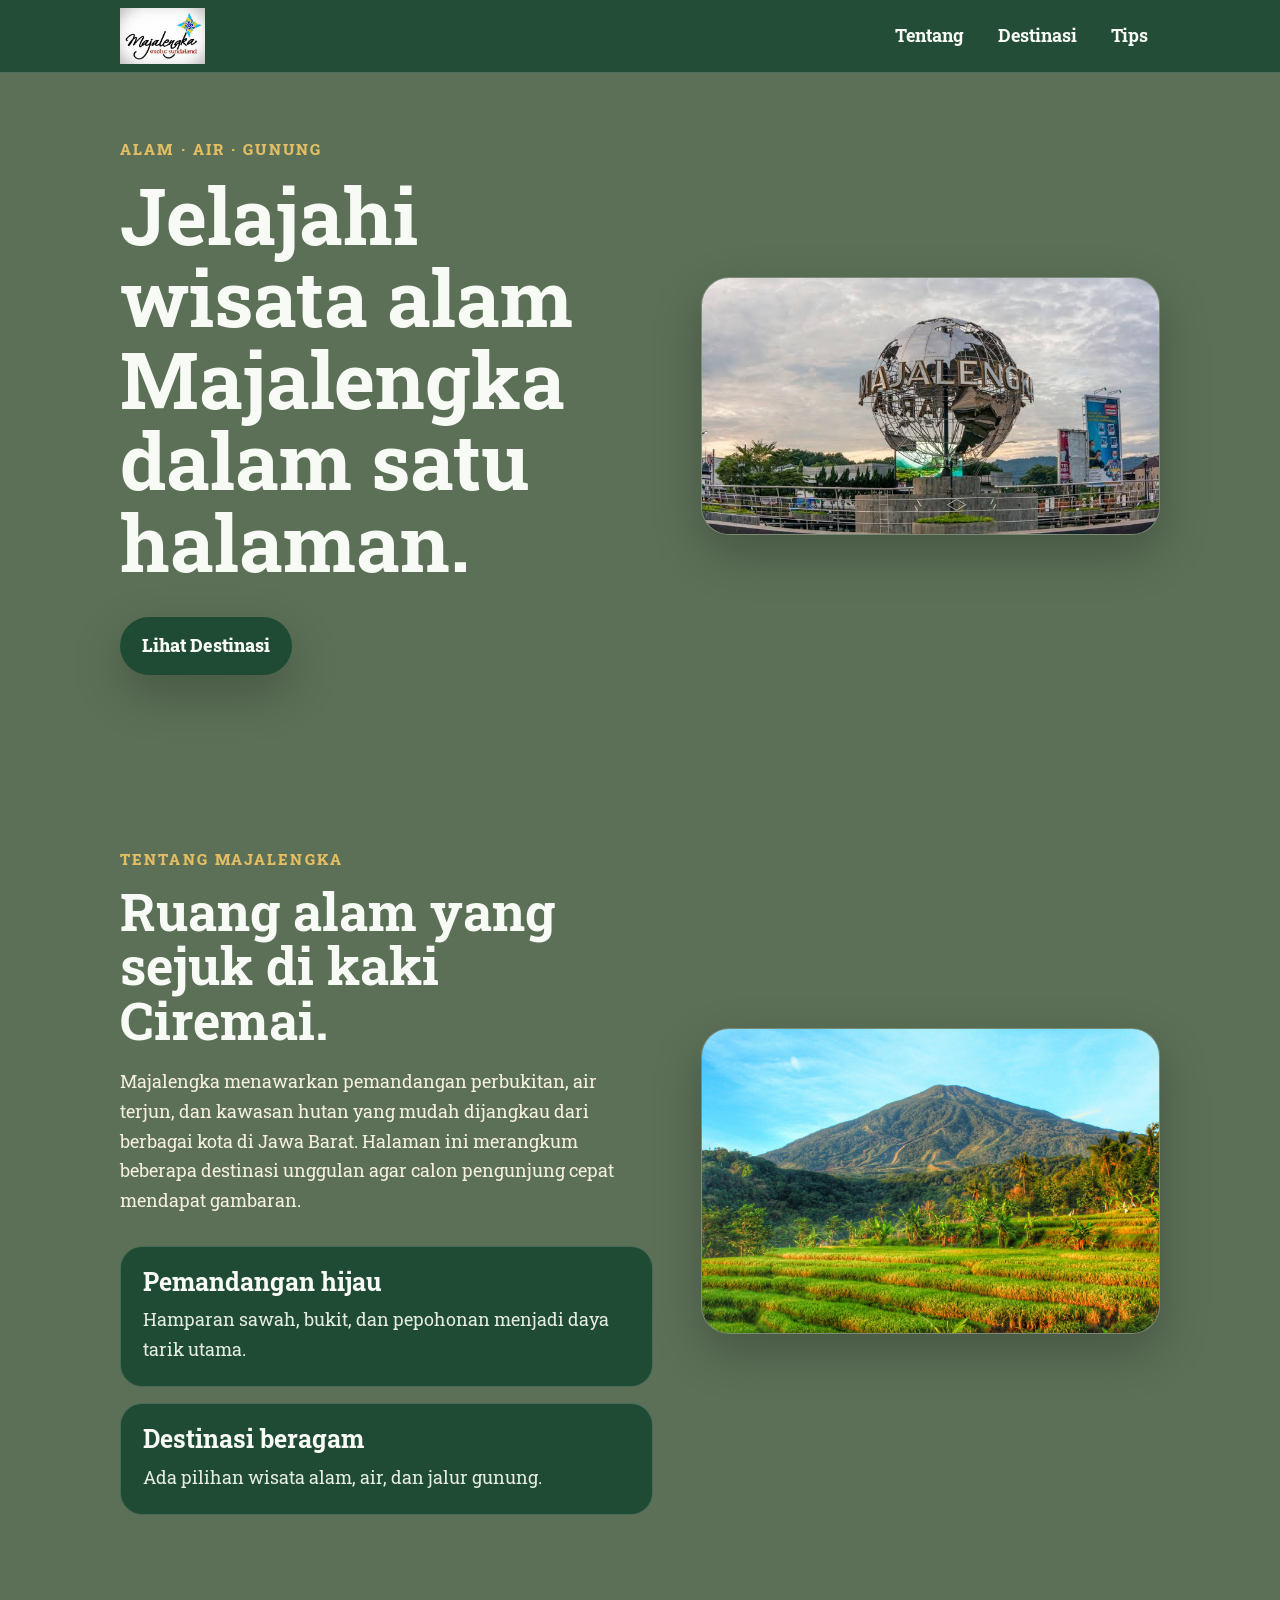
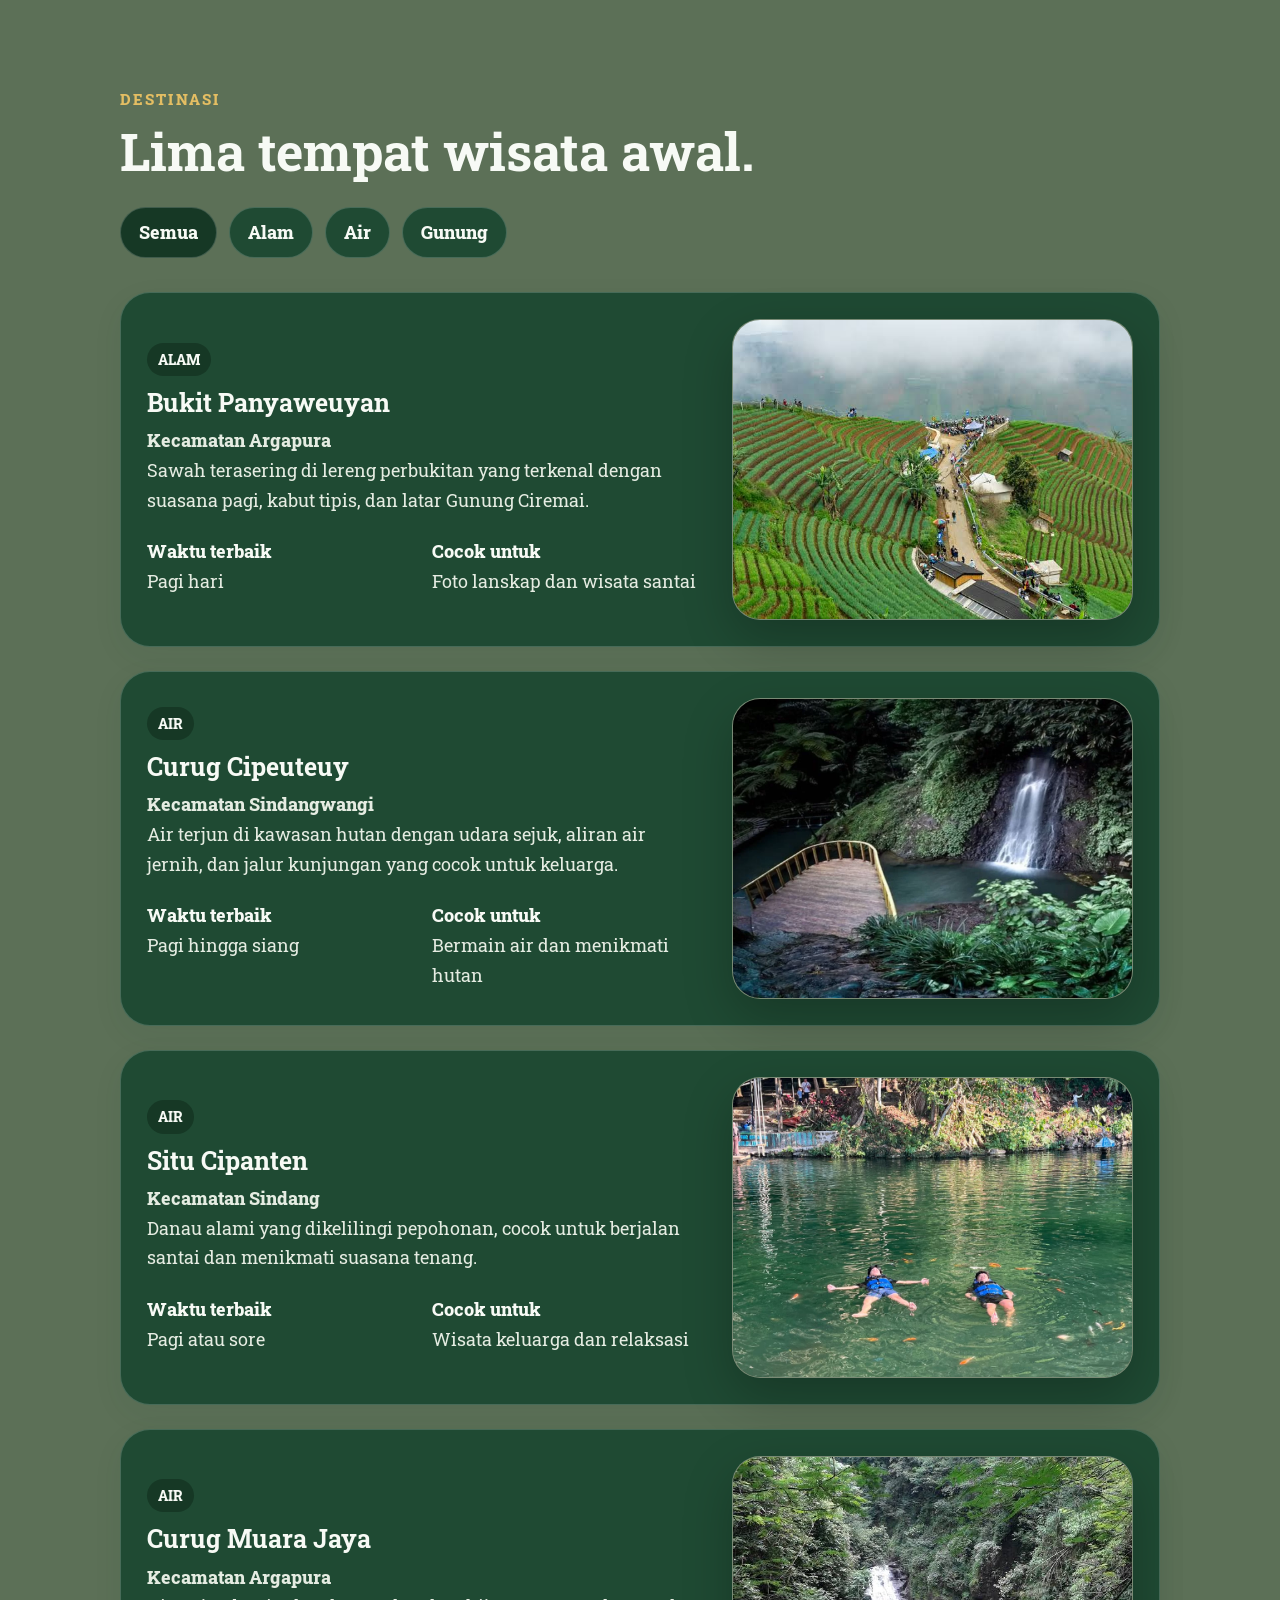
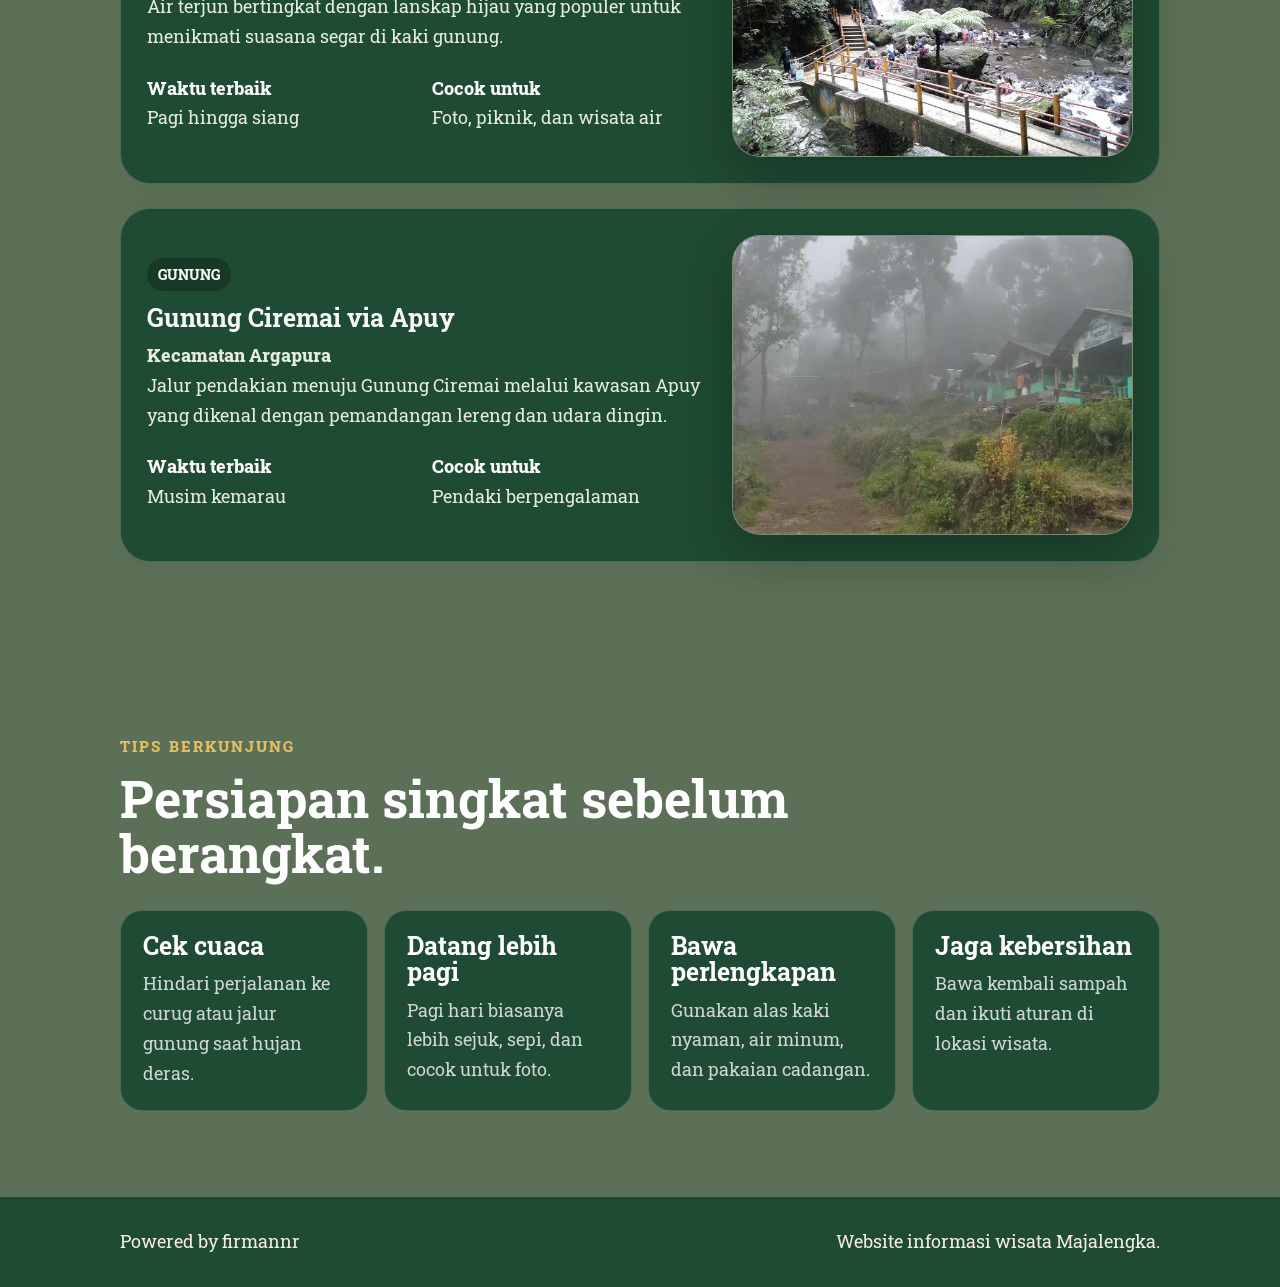
<file: index.html>
<!doctype html>
<html lang="id">

<head>
  <meta charset="utf-8">
  <meta name="viewport" content="width=device-width, initial-scale=1">
  <meta name="description" content="Informasi destinasi wisata alam unggulan di Kabupaten Majalengka.">
  <meta property="og:title" content="Wisata Majalengka">
  <meta property="og:description" content="Temukan destinasi alam Majalengka dalam satu halaman.">
  <meta property="og:image" content="assets/img/og-image.jpg">
  <title>Wisata Majalengka</title>
  <link rel="preconnect" href="https://fonts.googleapis.com">
  <link rel="preconnect" href="https://fonts.gstatic.com" crossorigin>
  <link href="https://fonts.googleapis.com/css2?family=Roboto+Slab:wght@400;600;700;800&display=swap" rel="stylesheet">
  <link rel="stylesheet" href="style.css">
</head>

<body>
  <header class="site-header">
    <nav class="nav container" aria-label="Navigasi utama">
      <a class="logo" href="#hero"><img src="assets/img/logomjl.jpg" alt="Logo"></a>
      <div class="nav-links">
        <a href="#tentang">Tentang</a>
        <a href="#destinasi">Destinasi</a>
        <a href="#tips">Tips</a>
      </div>
    </nav>
  </header>

  <main>
    <section class="hero section" id="hero">
      <div class="container hero-grid">
        <div class="hero-copy">
          <p class="eyebrow">Alam · Air · Gunung</p>
          <h1>Jelajahi wisata alam Majalengka dalam satu halaman.</h1>
          <!-- <p class="lead">Temukan sawah terasering, curug, situ, dan jalur pendakian Gunung Ciremai yang cocok untuk
            liburan singkat maupun petualangan akhir pekan.</p> -->
          <a class="button" href="#destinasi">Lihat Destinasi</a>
        </div>
        <figure class="image-frame hero-image">
          <img src="assets/img/majalengka icon sunset.jpg" width="1600" height="900" alt="Majalengka">
        </figure>
      </div>
    </section>

    <section class="section" id="tentang">
      <div class="container about-grid">
        <div>
          <p class="eyebrow">Tentang Majalengka</p>
          <h2>Ruang alam yang sejuk di kaki Ciremai.</h2>
          <p>Majalengka menawarkan pemandangan perbukitan, air terjun, dan kawasan hutan yang mudah dijangkau dari
            berbagai kota di Jawa Barat. Halaman ini merangkum beberapa destinasi unggulan agar calon pengunjung cepat
            mendapat gambaran.</p>
          <div class="feature-list">
            <article>
              <h3>Pemandangan hijau</h3>
              <p>Hamparan sawah, bukit, dan pepohonan menjadi daya tarik utama.</p>
            </article>
            <article>
              <h3>Destinasi beragam</h3>
              <p>Ada pilihan wisata alam, air, dan jalur gunung.</p>
            </article>
          </div>
        </div>
        <figure class="image-frame about-image">
          <img src="assets/img/ciremai.jpg" width="1200" height="800" loading="lazy" alt="ciremai">
        </figure>
      </div>
    </section>

    <section class="section destinations-section" id="destinasi">
      <div class="container">
        <div class="section-heading">
          <p class="eyebrow">Destinasi</p>
          <h2>Lima tempat wisata awal.</h2>
        </div>
        <div class="filters" aria-label="Filter kategori destinasi">
          <button class="filter-button active" type="button" data-filter="semua">Semua</button>
          <button class="filter-button" type="button" data-filter="alam">Alam</button>
          <button class="filter-button" type="button" data-filter="air">Air</button>
          <button class="filter-button" type="button" data-filter="gunung">Gunung</button>
        </div>

        <div class="destination-list">
          <article class="destination-card" data-category="alam">
            <div class="destination-content">
              <span class="category">Alam</span>
              <h3>Bukit Panyaweuyan</h3>
              <p class="location">Kecamatan Argapura</p>
              <p>Sawah terasering di lereng perbukitan yang terkenal dengan suasana pagi, kabut tipis, dan latar Gunung
                Ciremai.</p>
              <dl>
                <div>
                  <dt>Waktu terbaik</dt>
                  <dd>Pagi hari</dd>
                </div>
                <div>
                  <dt>Cocok untuk</dt>
                  <dd>Foto lanskap dan wisata santai</dd>
                </div>
              </dl>
            </div>
            <figure class="image-frame card-image">
              <img src="assets/img/panyaweuyanmjl.jpg" width="1200" height="900" loading="lazy"
                alt="Sawah terasering Bukit Panyaweuyan saat pagi">
            </figure>
          </article>

          <article class="destination-card" data-category="air">
            <div class="destination-content">
              <span class="category">Air</span>
              <h3>Curug Cipeuteuy</h3>
              <p class="location">Kecamatan Sindangwangi</p>
              <p>Air terjun di kawasan hutan dengan udara sejuk, aliran air jernih, dan jalur kunjungan yang cocok untuk
                keluarga.</p>
              <dl>
                <div>
                  <dt>Waktu terbaik</dt>
                  <dd>Pagi hingga siang</dd>
                </div>
                <div>
                  <dt>Cocok untuk</dt>
                  <dd>Bermain air dan menikmati hutan</dd>
                </div>
              </dl>
            </div>
            <figure class="image-frame card-image">
              <img src="assets/img/curugcipeteuy.jpg" width="1200" height="900" loading="lazy"
                alt="Air terjun Curug Cipeuteuy di tengah hutan">
            </figure>
          </article>

          <article class="destination-card" data-category="air">
            <div class="destination-content">
              <span class="category">Air</span>
              <h3>Situ Cipanten</h3>
              <p class="location">Kecamatan Sindang</p>
              <p>Danau alami yang dikelilingi pepohonan, cocok untuk berjalan santai dan menikmati suasana tenang.</p>
              <dl>
                <div>
                  <dt>Waktu terbaik</dt>
                  <dd>Pagi atau sore</dd>
                </div>
                <div>
                  <dt>Cocok untuk</dt>
                  <dd>Wisata keluarga dan relaksasi</dd>
                </div>
              </dl>
            </div>
            <figure class="image-frame card-image">
              <img src="assets/img/cipanten2.jpg" width="1200" height="900" loading="lazy" alt="cipanten">
            </figure>
          </article>

          <article class="destination-card" data-category="air">
            <div class="destination-content">
              <span class="category">Air</span>
              <h3>Curug Muara Jaya</h3>
              <p class="location">Kecamatan Argapura</p>
              <p>Air terjun bertingkat dengan lanskap hijau yang populer untuk menikmati suasana segar di kaki gunung.
              </p>
              <dl>
                <div>
                  <dt>Waktu terbaik</dt>
                  <dd>Pagi hingga siang</dd>
                </div>
                <div>
                  <dt>Cocok untuk</dt>
                  <dd>Foto, piknik, dan wisata air</dd>
                </div>
              </dl>
            </div>
            <figure class="image-frame card-image">
              <img src="assets/img/curugmuara.jpg" width="1200" height="900" loading="lazy"
                alt="Air terjun bertingkat Curug Muara Jaya">
            </figure>
          </article>

          <article class="destination-card" data-category="gunung">
            <div class="destination-content">
              <span class="category">Gunung</span>
              <h3>Gunung Ciremai via Apuy</h3>
              <p class="location">Kecamatan Argapura</p>
              <p>Jalur pendakian menuju Gunung Ciremai melalui kawasan Apuy yang dikenal dengan pemandangan lereng dan
                udara dingin.</p>
              <dl>
                <div>
                  <dt>Waktu terbaik</dt>
                  <dd>Musim kemarau</dd>
                </div>
                <div>
                  <dt>Cocok untuk</dt>
                  <dd>Pendaki berpengalaman</dd>
                </div>
              </dl>
            </div>
            <figure class="image-frame card-image">
              <img src="assets/img/ciremayviaapuy.jpg" width="1200" height="900" loading="lazy"
                alt="Jalur pendakian Gunung Ciremai via Apuy">
            </figure>
          </article>
        </div>
      </div>
    </section>

    <section class="section tips-section" id="tips">
      <div class="container">
        <div class="section-heading">
          <p class="eyebrow">Tips Berkunjung</p>
          <h2>Persiapan singkat sebelum berangkat.</h2>
        </div>
        <div class="tips-grid">
          <article>
            <h3>Cek cuaca</h3>
            <p>Hindari perjalanan ke curug atau jalur gunung saat hujan deras.</p>
          </article>
          <article>
            <h3>Datang lebih pagi</h3>
            <p>Pagi hari biasanya lebih sejuk, sepi, dan cocok untuk foto.</p>
          </article>
          <article>
            <h3>Bawa perlengkapan</h3>
            <p>Gunakan alas kaki nyaman, air minum, dan pakaian cadangan.</p>
          </article>
          <article>
            <h3>Jaga kebersihan</h3>
            <p>Bawa kembali sampah dan ikuti aturan di lokasi wisata.</p>
          </article>
        </div>
      </div>
    </section>
  </main>

  <footer class="site-footer">
    <div class="container footer-content">
      <p>Powered by firmannr</p>
      <p>Website informasi wisata Majalengka.</p>
    </div>
  </footer>

  <script src="script.js"></script>
</body>

</html>
</file>
<file: style.css>
:root {
  color-scheme: dark;
  --forest: #F7FAF5;
  --rice: #5C7057;
  --gold: #F7FAF5;
  --mountain: #5C7057;
  --mist: #5C7057;
  --paper: #000000;
  --text: #97a191;
  --muted: #E5ECE2;
  --line: rgba(255, 255, 255, 0.18);
  --shadow: 0 18px 50px rgba(0, 0, 0, 0.24);
}

* {
  box-sizing: border-box;
}

html {
  scroll-behavior: smooth;
}

body {
  margin: 0;
  background: var(--mist);
  color: var(--text);
  font-family: "Roboto Slab", Georgia, serif;
  font-size: 18px;
  line-height: 1.65;
}

body.no-motion,
body.no-motion * {
  scroll-behavior: auto !important;
  transition: none !important;
}

a {
  color: inherit;
  text-decoration: none;
}

img {
  display: block;
  width: 100%;
  height: 100%;
  object-fit: cover;
}

.container {
  width: min(100% - 32px, 1040px);
  margin: 0 auto;
}

.section {
  scroll-margin-top: 96px;
  padding: 86px 0;
}

.site-header {
  position: sticky;
  top: 0;
  z-index: 20;
  background: rgba(31, 74, 51, 0.92);
  border-bottom: 1px solid var(--line);
  backdrop-filter: blur(16px);
  transition: background 0.2s ease;
}

.site-header.scrolled {
  background: rgba(92, 112, 87, 0.92);
}

.nav {
  display: flex;
  align-items: center;
  justify-content: space-between;
  min-height: 72px;
  gap: 24px;
}

.logo,
h1,
h2,
h3 {
  font-family: "Roboto Slab", Georgia, serif;
  line-height: 1.05;
}

.logo {
  color: var(--forest);
  font-size: clamp(32px, 5vw, 56px);
  font-weight: 700;
}

.logo img {
  width: auto;
  height: 56px;
  object-fit: contain;
}

.nav-links {
  display: flex;
  flex-wrap: wrap;
  gap: 10px;
}

.nav-links a {
  padding: 8px 12px;
  border-radius: 999px;
  color: var(--forest);
  font-weight: 700;
}

.nav-links a:hover,
.nav-links a:focus-visible {
  background: rgba(143, 168, 58, 0.18);
  outline: none;
}

.hero {
  padding-top: 64px;
}

.hero-grid,
.about-grid {
  display: grid;
  grid-template-columns: minmax(0, 1fr) minmax(320px, 0.86fr);
  align-items: center;
  gap: 48px;
}

.eyebrow {
  margin: 0 0 12px;
  color: #E4BE63;
  font-size: 15px;
  font-weight: 800;
  letter-spacing: 0.14em;
  text-transform: uppercase;
}

h1,
h2,
h3,
p {
  margin-top: 0;
}

p {
  color: #F5EFE1;
}

h1 {
  max-width: 700px;
  margin-bottom: 22px;
  color: var(--forest);
  font-size: clamp(44px, 8vw, 78px);
}

h2 {
  margin-bottom: 20px;
  color: var(--forest);
  font-size: clamp(34px, 5vw, 52px);
}

h3 {
  margin-bottom: 10px;
  color: var(--forest);
  font-size: 25px;
}

.lead {
  max-width: 620px;
  color: var(--muted);
  font-size: 22px;
}

.button {
  display: inline-flex;
  align-items: center;
  justify-content: center;
  margin-top: 12px;
  padding: 14px 22px;
  border-radius: 999px;
  background: #1F4A33;
  color: #F7FAF5;
  font-weight: 800;
  box-shadow: var(--shadow);
}

.button:hover,
.button:focus-visible {
  background: #163825;
  outline: 3px solid rgba(31, 74, 51, 0.5);
  outline-offset: 3px;
}

.image-frame {
  overflow: hidden;
  margin: 0;
  background: #5C7057;
  border: 1px solid var(--line);
  border-radius: 28px;
  box-shadow: var(--shadow);
}

.hero-image {
  aspect-ratio: 16 / 9;
}

.about-image {
  aspect-ratio: 3 / 2;
}

.card-image {
  aspect-ratio: 4 / 3;
}

.image-frame img:not([src]),
.image-frame img[src=""] {
  visibility: hidden;
}

.image-frame:has(img.is-missing) img {
  display: none;
}

.feature-list {
  display: grid;
  gap: 16px;
  margin-top: 30px;
}

.feature-list article,
.tips-grid article {
  padding: 22px;
  background: #1F4A33;
  border: 1px solid rgba(255, 255, 255, 0.18);
  border-radius: 22px;
}

.feature-list p,
.tips-grid p,
.destination-content p {
  margin-bottom: 0;
  color: var(--muted);
}

.destinations-section {
  background: #5C7057;
}

.section-heading {
  max-width: 680px;
}

.filters {
  display: flex;
  flex-wrap: wrap;
  gap: 12px;
  margin: 28px 0 34px;
}

.filter-button {
  cursor: pointer;
  border: 1px solid rgba(255, 255, 255, 0.18);
  border-radius: 999px;
  background: #1F4A33;
  color: #F7FAF5;
  padding: 10px 18px;
  font: inherit;
  font-weight: 800;
}

.filter-button:hover,
.filter-button:focus-visible,
.filter-button.active {
  background: #163825;
  color: #F7FAF5;
  outline: none;
}

.destination-list {
  display: grid;
  gap: 24px;
}

.destination-card {
  display: grid;
  grid-template-columns: minmax(0, 1fr) minmax(300px, 0.72fr);
  gap: 28px;
  align-items: center;
  padding: 26px;
  background: #1F4A33;
  border: 1px solid rgba(255, 255, 255, 0.18);
  border-radius: 30px;
  box-shadow: 0 10px 30px rgba(31, 74, 51, 0.07);
}

.destination-card.hidden {
  display: none;
}

.category {
  display: inline-flex;
  margin-bottom: 14px;
  padding: 5px 11px;
  border-radius: 999px;
  background: #163825;
  color: #F7FAF5;
  font-size: 14px;
  font-weight: 800;
  text-transform: uppercase;
}

.location {
  font-weight: 800;
}

dl {
  display: grid;
  grid-template-columns: repeat(2, minmax(0, 1fr));
  gap: 14px;
  margin: 22px 0 0;
}

dt {
  color: var(--forest);
  font-weight: 800;
}

dd {
  margin: 0;
  color: var(--muted);
}

.tips-section {
  background: var(--mountain);
  color: white;
}

.tips-section h2,
.tips-section h3 {
  color: white;
}

.tips-section .eyebrow {
  color: #E4BE63;
}

.tips-grid {
  display: grid;
  grid-template-columns: repeat(4, minmax(0, 1fr));
  gap: 16px;
  margin-top: 30px;
}

.tips-grid article {
  background: #1F4A33;
  border-color: rgba(255, 255, 255, 0.18);
}

.tips-grid p {
  color: rgba(255, 255, 255, 0.78);
}

.site-footer {
  padding: 30px 0;
  background: #1F4A33;
  color: rgba(255, 255, 255, 0.76);
}

.footer-content {
  display: flex;
  justify-content: space-between;
  gap: 20px;
}

.footer-content p {
  margin: 0;
}

:focus-visible {
  outline: 3px solid var(--gold);
  outline-offset: 3px;
}


@media (prefers-reduced-motion: reduce) {
  html {
    scroll-behavior: auto;
  }

  *,
  *::before,
  *::after {
    transition-duration: 0.01ms !important;
    animation-duration: 0.01ms !important;
    animation-iteration-count: 1 !important;
  }
}

@media (max-width: 900px) {

  .hero-grid,
  .about-grid,
  .destination-card {
    grid-template-columns: 1fr;
  }

  .destination-card .image-frame {
    order: -1;
  }

  .tips-grid {
    grid-template-columns: repeat(2, minmax(0, 1fr));
  }
}

@media (max-width: 620px) {
  body {
    font-size: 17px;
  }

  .container {
    width: min(100% - 24px, 1040px);
  }

  .section {
    padding: 62px 0;
  }

  .nav {
    align-items: flex-start;
    flex-direction: column;
    gap: 8px;
    padding: 14px 0;
  }

  .nav-links a {
    padding: 6px 10px;
  }

  h1 {
    font-size: 42px;
  }

  .lead {
    font-size: 20px;
  }

  .destination-card {
    padding: 16px;
    border-radius: 24px;
  }

  dl,
  .tips-grid {
    grid-template-columns: 1fr;
  }

  .footer-content {
    flex-direction: column;
  }
}
</file>
